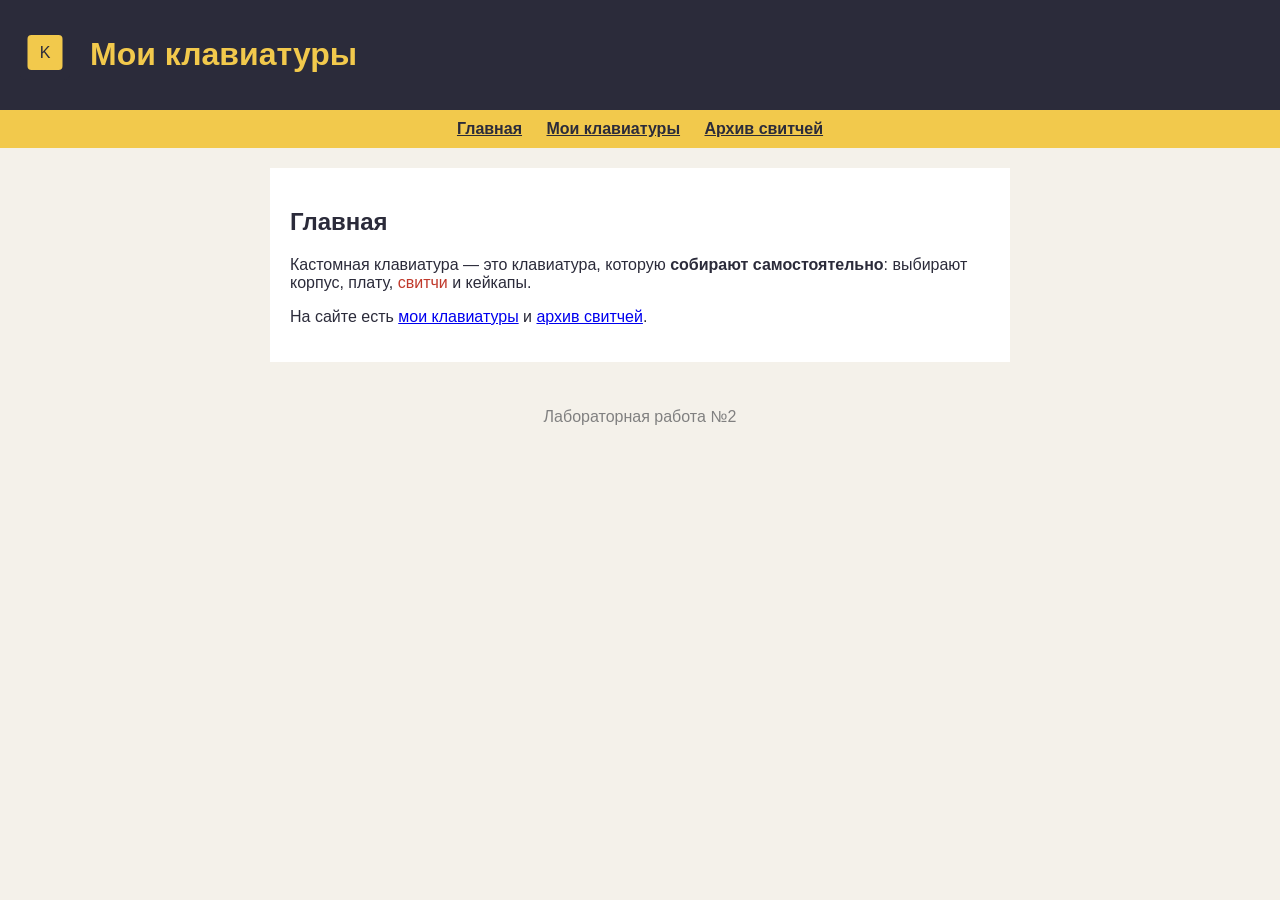
<file: lab2/index.html>
<!DOCTYPE html>
<html lang="ru">
<head>
    <meta charset="UTF-8">
    <title>Мои клавиатуры</title>
    <link rel="stylesheet" href="style.css">
</head>
<body>
    <div id="header">
        <img src="img/key.svg" alt="Логотип" class="logo">
        <h1>Мои клавиатуры</h1>
    </div>
    <div class="menu">
        <a href="index.html">Главная</a>
        <a href="keyboards.html">Мои клавиатуры</a>
        <a href="switches.html">Архив свитчей</a>
    </div>
    <div class="content">
        <h2>Главная</h2>
        <p>Кастомная клавиатура — это клавиатура, которую <b>собирают самостоятельно</b>: выбирают корпус, плату, <span class="accent">свитчи</span> и кейкапы.</p>
        <p>На сайте есть <a href="keyboards.html">мои клавиатуры</a> и <a href="switches.html">архив свитчей</a>.</p>
    </div>
    <div id="footer">
        <p>Лабораторная работа №2</p>
    </div>
</body>
</html>
</file>
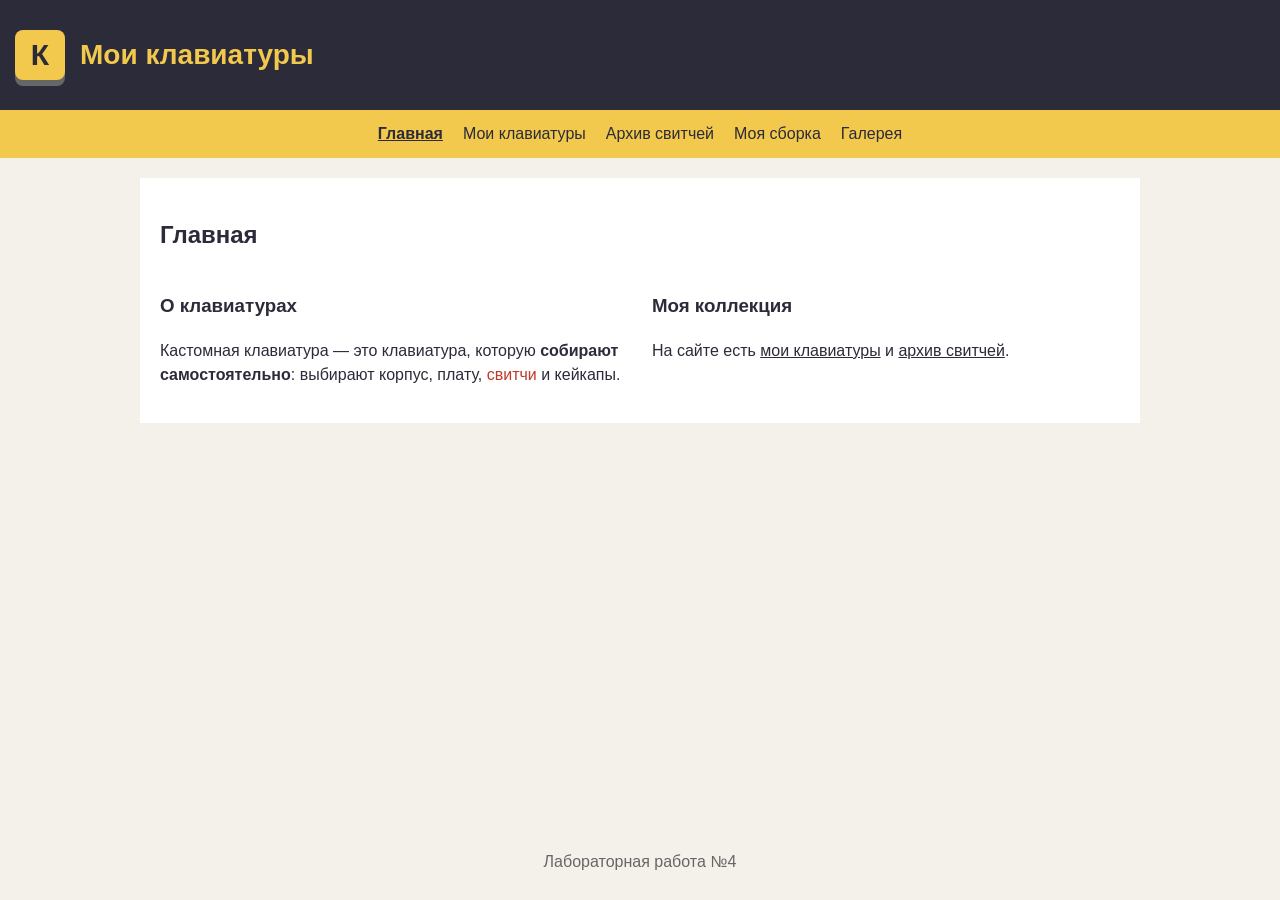
<file: lab4/index.html>
<!DOCTYPE html>
<html lang="ru">
<head>
    <meta charset="UTF-8">
    <meta name="viewport" content="width=device-width, initial-scale=1">
    <title>Мои клавиатуры</title>
    <link rel="stylesheet" href="style.css">
</head>
<body class="page page--flex">
    <div class="header">
        <span class="header__logo" aria-label="Логотип: клавиша К">К</span>
        <h1>Мои клавиатуры</h1>
    </div>
    <nav class="menu">
        <a class="menu__link menu__link--active" href="index.html">Главная</a>
        <a class="menu__link" href="keyboards.html">Мои клавиатуры</a>
        <a class="menu__link" href="switches.html">Архив свитчей</a>
        <a class="menu__link" href="form.html">Моя сборка</a>
        <a class="menu__link" href="gallery.html">Галерея</a>
    </nav>
    <div class="content">
        <h2>Главная</h2>
        <div class="intro">
        <section class="intro__item">
        <h3>О клавиатурах</h3>
        <p>Кастомная клавиатура — это клавиатура, которую <b>собирают самостоятельно</b>: выбирают корпус, плату, <span class="content__accent">свитчи</span> и кейкапы.</p>
        </section>
        <section class="intro__item">
        <h3>Моя коллекция</h3>
        <p>На сайте есть <a href="keyboards.html">мои клавиатуры</a> и <a href="switches.html">архив свитчей</a>.</p>
        </section>
        </div>
    </div>
    <div class="footer">
        <p>Лабораторная работа №4</p>
    </div>
</body>
</html>
</file>
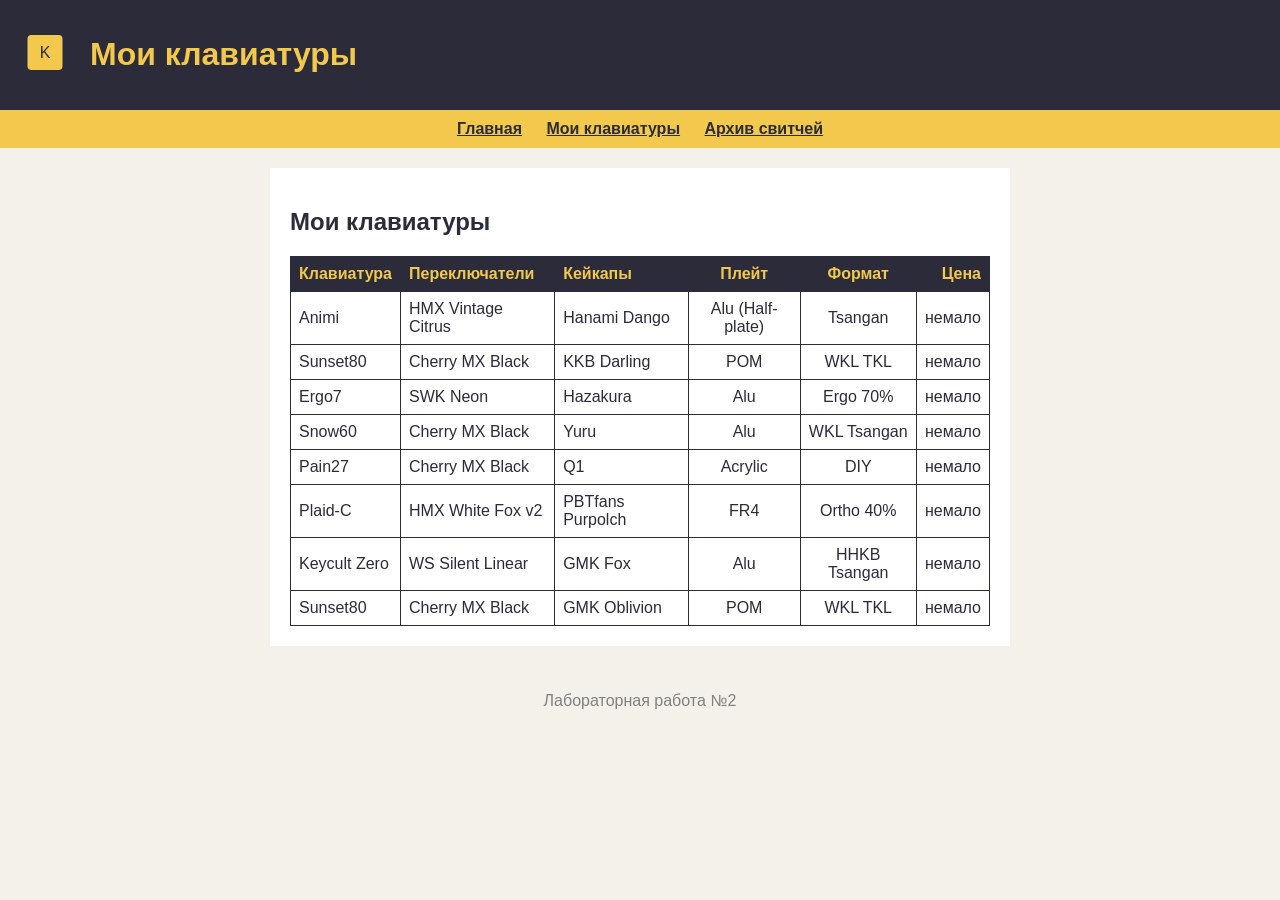
<file: lab2/keyboards.html>
<!DOCTYPE html>
<html lang="ru">
<head>
    <meta charset="UTF-8">
    <title>Мои клавиатуры</title>
    <link rel="stylesheet" href="style.css">
</head>
<body>
    <div id="header">
        <img src="img/key.svg" alt="Логотип" class="logo">
        <h1>Мои клавиатуры</h1>
    </div>
    <div class="menu">
        <a href="index.html">Главная</a>
        <a href="keyboards.html">Мои клавиатуры</a>
        <a href="switches.html">Архив свитчей</a>
    </div>
    <div class="content">
        <h2>Мои клавиатуры</h2>
        <table>
            <tr>
                <th class="left">Клавиатура</th>
                <th class="left">Переключатели</th>
                <th class="left">Кейкапы</th>
                <th class="center">Плейт</th>
                <th class="center">Формат</th>
                <th class="right">Цена</th>
            </tr>
            <tr>
                <td class="left">Animi</td>
                <td class="left">HMX Vintage Citrus</td>
                <td class="left">Hanami Dango</td>
                <td class="center">Alu (Half-plate)</td>
                <td class="center">Tsangan</td>
                <td class="right">немало</td>
            </tr>
            <tr>
                <td class="left">Sunset80</td>
                <td class="left">Cherry MX Black</td>
                <td class="left">KKB Darling</td>
                <td class="center">POM</td>
                <td class="center">WKL TKL</td>
                <td class="right">немало</td>
            </tr>
            <tr>
                <td class="left">Ergo7</td>
                <td class="left">SWK Neon</td>
                <td class="left">Hazakura</td>
                <td class="center">Alu</td>
                <td class="center">Ergo 70%</td>
                <td class="right">немало</td>
            </tr>
            <tr>
                <td class="left">Snow60</td>
                <td class="left">Cherry MX Black</td>
                <td class="left">Yuru</td>
                <td class="center">Alu</td>
                <td class="center">WKL Tsangan</td>
                <td class="right">немало</td>
            </tr>
            <tr>
                <td class="left">Pain27</td>
                <td class="left">Cherry MX Black</td>
                <td class="left">Q1</td>
                <td class="center">Acrylic</td>
                <td class="center">DIY</td>
                <td class="right">немало</td>
            </tr>
            <tr>
                <td class="left">Plaid-C</td>
                <td class="left">HMX White Fox v2</td>
                <td class="left">PBTfans Purpolch</td>
                <td class="center">FR4</td>
                <td class="center">Ortho 40%</td>
                <td class="right">немало</td>
            </tr>
            <tr>
                <td class="left">Keycult Zero</td>
                <td class="left">WS Silent Linear</td>
                <td class="left">GMK Fox</td>
                <td class="center">Alu</td>
                <td class="center">HHKB Tsangan</td>
                <td class="right">немало</td>
            </tr>
            <tr>
                <td class="left">Sunset80</td>
                <td class="left">Cherry MX Black</td>
                <td class="left">GMK Oblivion</td>
                <td class="center">POM</td>
                <td class="center">WKL TKL</td>
                <td class="right">немало</td>
            </tr>
        </table>
    </div>
    <div id="footer">
        <p>Лабораторная работа №2</p>
    </div>
</body>
</html>
</file>
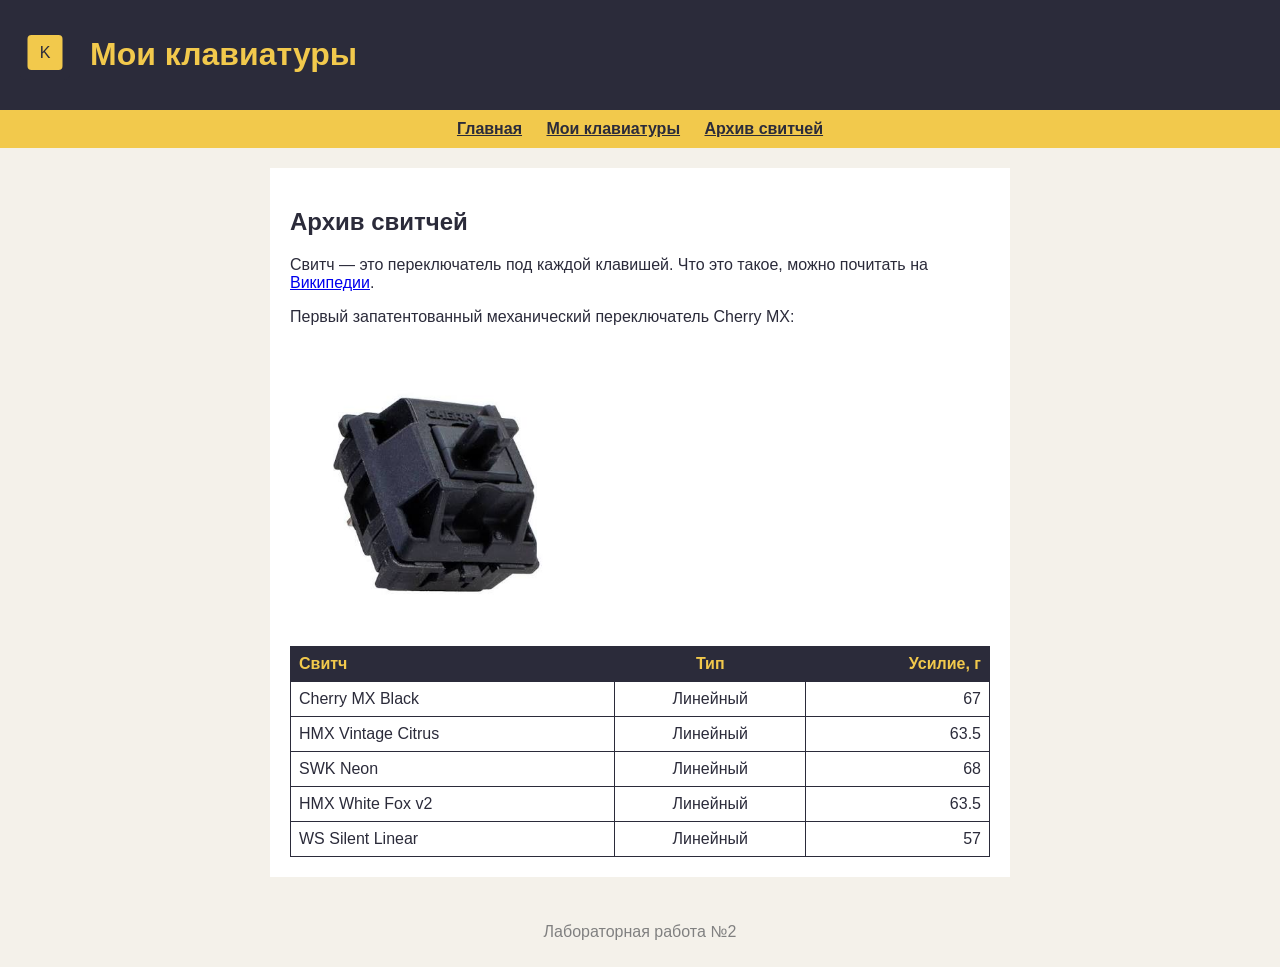
<file: lab2/switches.html>
<!DOCTYPE html>
<html lang="ru">
<head>
    <meta charset="UTF-8">
    <title>Мои клавиатуры</title>
    <link rel="stylesheet" href="style.css">
</head>
<body>
    <div id="header">
        <img src="img/key.svg" alt="Логотип" class="logo">
        <h1>Мои клавиатуры</h1>
    </div>
    <div class="menu">
        <a href="index.html">Главная</a>
        <a href="keyboards.html">Мои клавиатуры</a>
        <a href="switches.html">Архив свитчей</a>
    </div>
    <div class="content">
        <h2>Архив свитчей</h2>
        <p>Свитч — это переключатель под каждой клавишей. Что это такое, можно почитать на <a href="https://ru.wikipedia.org/wiki/Механическая_клавиатура">Википедии</a>.</p>
        <p>Первый запатентованный механический переключатель Cherry MX:</p>
        <img src="img/cherry.jpg" alt="Cherry MX" class="photo">
        <table>
            <tr>
                <th class="left">Свитч</th>
                <th class="center">Тип</th>
                <th class="right">Усилие, г</th>
            </tr>
            <tr>
                <td class="left">Cherry MX Black</td>
                <td class="center">Линейный</td>
                <td class="right">67</td>
            </tr>
            <tr>
                <td class="left">HMX Vintage Citrus</td>
                <td class="center">Линейный</td>
                <td class="right">63.5</td>
            </tr>
            <tr>
                <td class="left">SWK Neon</td>
                <td class="center">Линейный</td>
                <td class="right">68</td>
            </tr>
            <tr>
                <td class="left">HMX White Fox v2</td>
                <td class="center">Линейный</td>
                <td class="right">63.5</td>
            </tr>
            <tr>
                <td class="left">WS Silent Linear</td>
                <td class="center">Линейный</td>
                <td class="right">57</td>
            </tr>
        </table>
    </div>
    <div id="footer">
        <p>Лабораторная работа №2</p>
    </div>
</body>
</html>
</file>
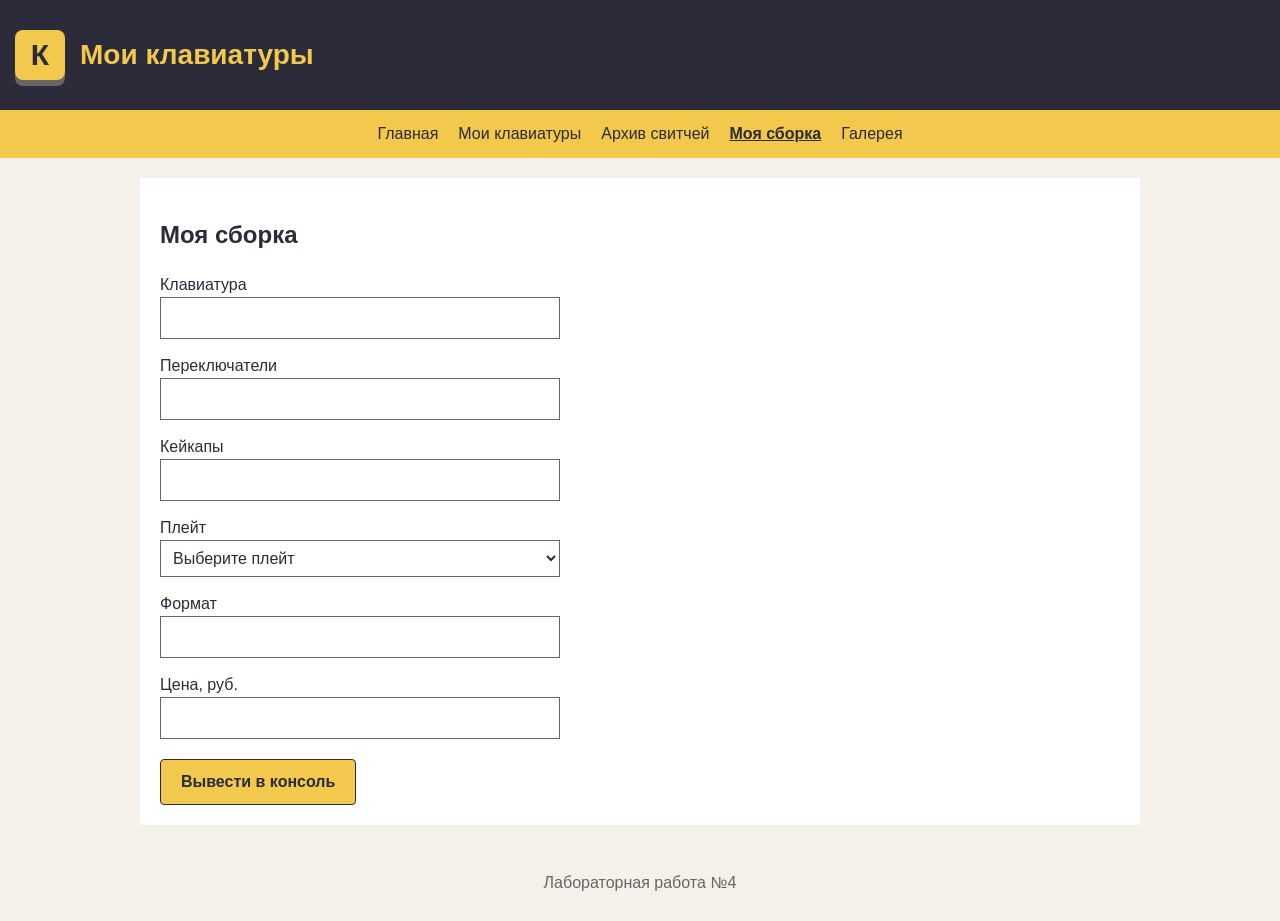
<file: lab4/form.html>
<!DOCTYPE html>
<html lang="ru">
<head>
    <meta charset="UTF-8">
    <meta name="viewport" content="width=device-width, initial-scale=1">
    <title>Мои клавиатуры</title>
    <link rel="stylesheet" href="style.css">
    <script src="script.js" defer></script>
</head>
<body class="page page--flex">
    <div class="header">
        <span class="header__logo" aria-label="Логотип: клавиша К">К</span>
        <h1>Мои клавиатуры</h1>
    </div>
    <nav class="menu">
        <a class="menu__link" href="index.html">Главная</a>
        <a class="menu__link" href="keyboards.html">Мои клавиатуры</a>
        <a class="menu__link" href="switches.html">Архив свитчей</a>
        <a class="menu__link menu__link--active" href="form.html">Моя сборка</a>
        <a class="menu__link" href="gallery.html">Галерея</a>
    </nav>
    <main class="content">
        <h2>Моя сборка</h2>
        <form class="form" id="keyboard-form">
            <label class="form__label" for="keyboard-name">Клавиатура</label>
            <input class="form__input" id="keyboard-name" name="keyboardName" type="text" required>

            <label class="form__label" for="switches">Переключатели</label>
            <input class="form__input" id="switches" name="switches" type="text" required>

            <label class="form__label" for="keycaps">Кейкапы</label>
            <input class="form__input" id="keycaps" name="keycaps" type="text" required>

            <label class="form__label" for="plate">Плейт</label>
            <select class="form__input" id="plate" name="plate" required>
                <option value="">Выберите плейт</option>
                <option>Alu</option>
                <option>Alu (Half-plate)</option>
                <option>POM</option>
                <option>Acrylic</option>
                <option>FR4</option>
                <option>Поликарбонат</option>
                <option>Без плейта</option>
            </select>

            <label class="form__label" for="format">Формат</label>
            <input class="form__input" id="format" name="format" type="text" required>

            <label class="form__label" for="price">Цена, руб.</label>
            <input class="form__input" id="price" name="price" type="number" min="0" step="1" required>

            <button class="form__button" type="submit">Вывести в консоль</button>
        </form>
    </main>
    <div class="footer">
        <p>Лабораторная работа №4</p>
    </div>
</body>
</html>
</file>
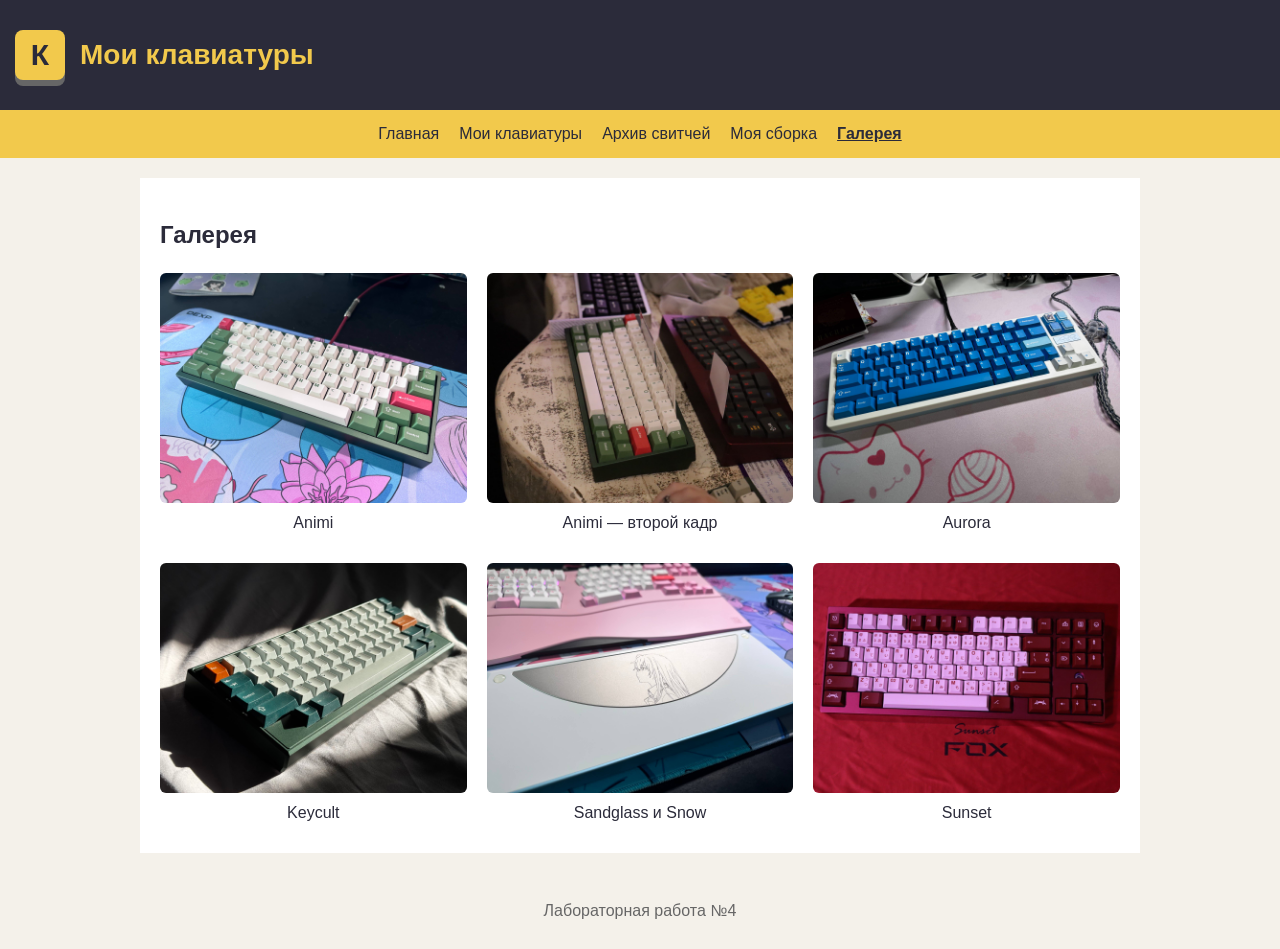
<file: lab4/gallery.html>
<!DOCTYPE html>
<html lang="ru">
<head>
    <meta charset="UTF-8">
    <meta name="viewport" content="width=device-width, initial-scale=1">
    <title>Мои клавиатуры</title>
    <link rel="stylesheet" href="style.css">
</head>
<body class="page page--flex">
    <div class="header">
        <span class="header__logo" aria-label="Логотип: клавиша К">К</span>
        <h1>Мои клавиатуры</h1>
    </div>
    <nav class="menu">
        <a class="menu__link" href="index.html">Главная</a>
        <a class="menu__link" href="keyboards.html">Мои клавиатуры</a>
        <a class="menu__link" href="switches.html">Архив свитчей</a>
        <a class="menu__link" href="form.html">Моя сборка</a>
        <a class="menu__link menu__link--active" href="gallery.html">Галерея</a>
    </nav>
    <main class="content content--gallery">
        <h2>Галерея</h2>
        <div class="gallery">
            <figure class="gallery__item">
                <div class="gallery__frame">
                    <img class="gallery__photo" src="img/animi.jpg" alt="Animi с зелёными и белыми клавишами" width="1280" height="960">
                </div>
                <figcaption class="gallery__caption">Animi</figcaption>
            </figure>
            <figure class="gallery__item">
                <div class="gallery__frame">
                    <img class="gallery__photo" src="img/animi2.jpg" alt="Animi рядом с другими клавиатурами" width="1280" height="960">
                </div>
                <figcaption class="gallery__caption">Animi — второй кадр</figcaption>
            </figure>
            <figure class="gallery__item">
                <div class="gallery__frame">
                    <img class="gallery__photo" src="img/aurora.jpg" alt="Белая Aurora с синими клавишами" width="1280" height="960">
                </div>
                <figcaption class="gallery__caption">Aurora</figcaption>
            </figure>
            <figure class="gallery__item">
                <div class="gallery__frame">
                    <img class="gallery__photo" src="img/keycult.jpg" alt="Зелёная Keycult с оранжевыми акцентами" width="1280" height="960">
                </div>
                <figcaption class="gallery__caption">Keycult</figcaption>
            </figure>
            <figure class="gallery__item">
                <div class="gallery__frame">
                    <img class="gallery__photo" src="img/sandglass_snow.jpg" alt="Розовая клавиатура и корпус с гравировкой" width="1280" height="960">
                </div>
                <figcaption class="gallery__caption">Sandglass и Snow</figcaption>
            </figure>
            <figure class="gallery__item">
                <div class="gallery__frame">
                    <img class="gallery__photo" src="img/sunset.jpg" alt="Sunset с бордовыми и светлыми клавишами" width="1280" height="960">
                </div>
                <figcaption class="gallery__caption">Sunset</figcaption>
            </figure>
        </div>
    </main>
    <div class="footer">
        <p>Лабораторная работа №4</p>
    </div>
</body>
</html>
</file>
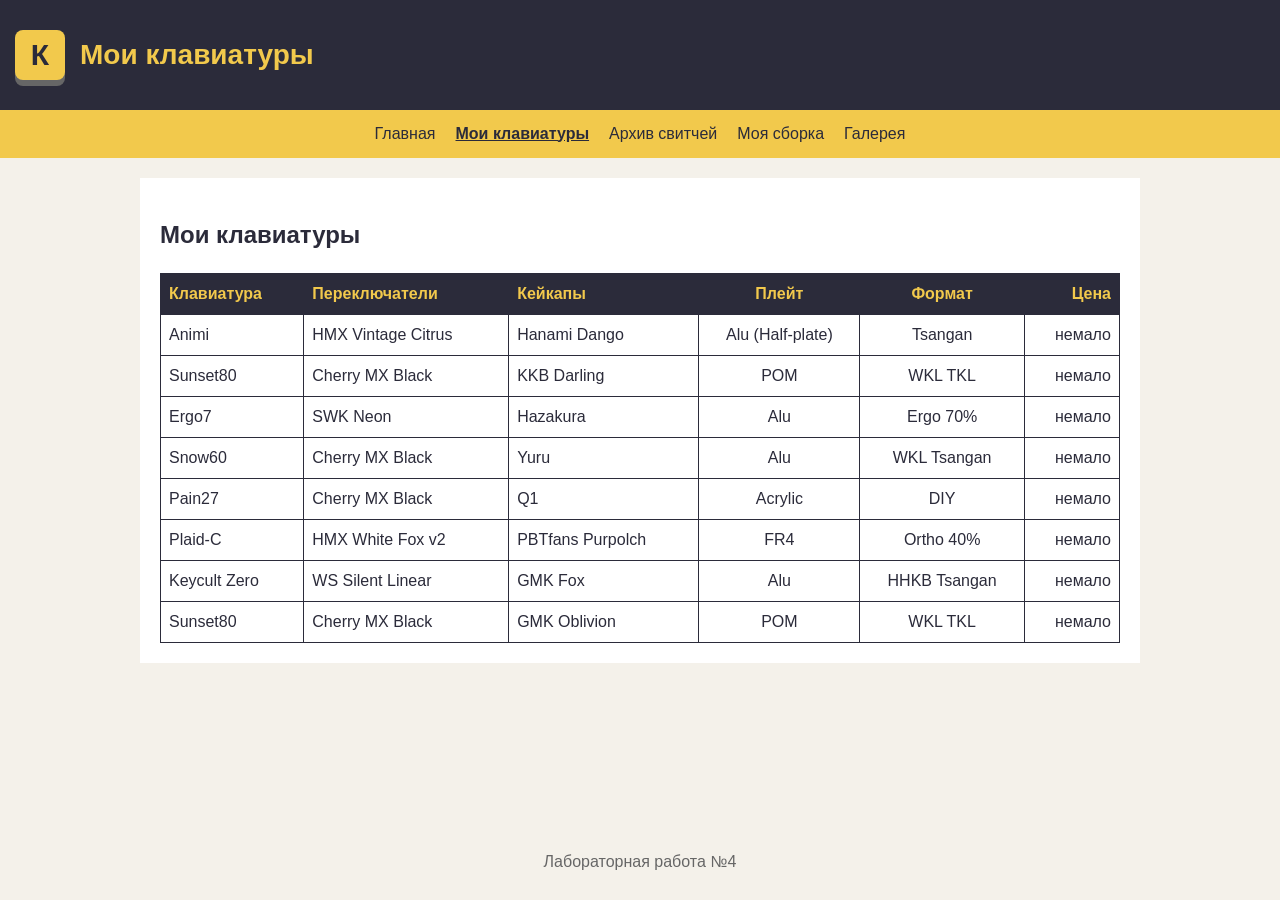
<file: lab4/keyboards.html>
<!DOCTYPE html>
<html lang="ru">
<head>
    <meta charset="UTF-8">
    <meta name="viewport" content="width=device-width, initial-scale=1">
    <title>Мои клавиатуры</title>
    <link rel="stylesheet" href="style.css">
</head>
<body class="page page--flex">
    <div class="header">
        <span class="header__logo" aria-label="Логотип: клавиша К">К</span>
        <h1>Мои клавиатуры</h1>
    </div>
    <nav class="menu">
        <a class="menu__link" href="index.html">Главная</a>
        <a class="menu__link menu__link--active" href="keyboards.html">Мои клавиатуры</a>
        <a class="menu__link" href="switches.html">Архив свитчей</a>
        <a class="menu__link" href="form.html">Моя сборка</a>
        <a class="menu__link" href="gallery.html">Галерея</a>
    </nav>
    <div class="content">
        <h2>Мои клавиатуры</h2>
        <div class="table-wrapper">
        <table class="table">
            <tr>
                <th class="table__cell table__cell--left">Клавиатура</th>
                <th class="table__cell table__cell--left">Переключатели</th>
                <th class="table__cell table__cell--left">Кейкапы</th>
                <th class="table__cell table__cell--center">Плейт</th>
                <th class="table__cell table__cell--center">Формат</th>
                <th class="table__cell table__cell--right">Цена</th>
            </tr>
            <tr>
                <td class="table__cell table__cell--left">Animi</td>
                <td class="table__cell table__cell--left">HMX Vintage Citrus</td>
                <td class="table__cell table__cell--left">Hanami Dango</td>
                <td class="table__cell table__cell--center">Alu (Half-plate)</td>
                <td class="table__cell table__cell--center">Tsangan</td>
                <td class="table__cell table__cell--right">немало</td>
            </tr>
            <tr>
                <td class="table__cell table__cell--left">Sunset80</td>
                <td class="table__cell table__cell--left">Cherry MX Black</td>
                <td class="table__cell table__cell--left">KKB Darling</td>
                <td class="table__cell table__cell--center">POM</td>
                <td class="table__cell table__cell--center">WKL TKL</td>
                <td class="table__cell table__cell--right">немало</td>
            </tr>
            <tr>
                <td class="table__cell table__cell--left">Ergo7</td>
                <td class="table__cell table__cell--left">SWK Neon</td>
                <td class="table__cell table__cell--left">Hazakura</td>
                <td class="table__cell table__cell--center">Alu</td>
                <td class="table__cell table__cell--center">Ergo 70%</td>
                <td class="table__cell table__cell--right">немало</td>
            </tr>
            <tr>
                <td class="table__cell table__cell--left">Snow60</td>
                <td class="table__cell table__cell--left">Cherry MX Black</td>
                <td class="table__cell table__cell--left">Yuru</td>
                <td class="table__cell table__cell--center">Alu</td>
                <td class="table__cell table__cell--center">WKL Tsangan</td>
                <td class="table__cell table__cell--right">немало</td>
            </tr>
            <tr>
                <td class="table__cell table__cell--left">Pain27</td>
                <td class="table__cell table__cell--left">Cherry MX Black</td>
                <td class="table__cell table__cell--left">Q1</td>
                <td class="table__cell table__cell--center">Acrylic</td>
                <td class="table__cell table__cell--center">DIY</td>
                <td class="table__cell table__cell--right">немало</td>
            </tr>
            <tr>
                <td class="table__cell table__cell--left">Plaid-C</td>
                <td class="table__cell table__cell--left">HMX White Fox v2</td>
                <td class="table__cell table__cell--left">PBTfans Purpolch</td>
                <td class="table__cell table__cell--center">FR4</td>
                <td class="table__cell table__cell--center">Ortho 40%</td>
                <td class="table__cell table__cell--right">немало</td>
            </tr>
            <tr>
                <td class="table__cell table__cell--left">Keycult Zero</td>
                <td class="table__cell table__cell--left">WS Silent Linear</td>
                <td class="table__cell table__cell--left">GMK Fox</td>
                <td class="table__cell table__cell--center">Alu</td>
                <td class="table__cell table__cell--center">HHKB Tsangan</td>
                <td class="table__cell table__cell--right">немало</td>
            </tr>
            <tr>
                <td class="table__cell table__cell--left">Sunset80</td>
                <td class="table__cell table__cell--left">Cherry MX Black</td>
                <td class="table__cell table__cell--left">GMK Oblivion</td>
                <td class="table__cell table__cell--center">POM</td>
                <td class="table__cell table__cell--center">WKL TKL</td>
                <td class="table__cell table__cell--right">немало</td>
            </tr>
        </table>
        </div>
    </div>
    <div class="footer">
        <p>Лабораторная работа №4</p>
    </div>
</body>
</html>
</file>
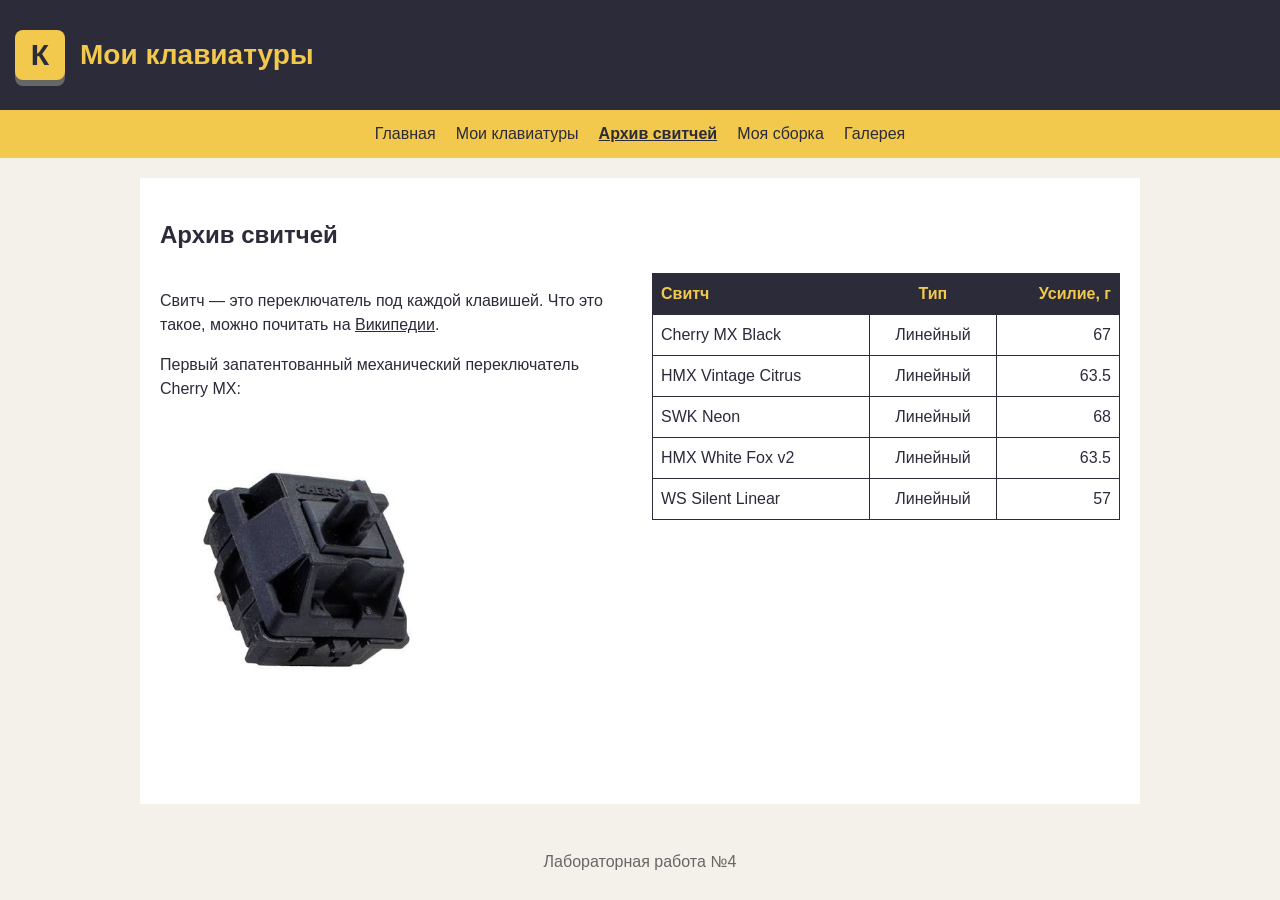
<file: lab4/switches.html>
<!DOCTYPE html>
<html lang="ru">
<head>
    <meta charset="UTF-8">
    <meta name="viewport" content="width=device-width, initial-scale=1">
    <title>Мои клавиатуры</title>
    <link rel="stylesheet" href="style.css">
</head>
<body class="page page--grid">
    <div class="header">
        <span class="header__logo" aria-label="Логотип: клавиша К">К</span>
        <h1>Мои клавиатуры</h1>
    </div>
    <nav class="menu">
        <a class="menu__link" href="index.html">Главная</a>
        <a class="menu__link" href="keyboards.html">Мои клавиатуры</a>
        <a class="menu__link menu__link--active" href="switches.html">Архив свитчей</a>
        <a class="menu__link" href="form.html">Моя сборка</a>
        <a class="menu__link" href="gallery.html">Галерея</a>
    </nav>
    <div class="content">
        <h2>Архив свитчей</h2>
        <div class="switches">
        <div class="switches__description">
        <p>Свитч — это переключатель под каждой клавишей. Что это такое, можно почитать на <a href="https://ru.wikipedia.org/wiki/Механическая_клавиатура">Википедии</a>.</p>
        <p>Первый запатентованный механический переключатель Cherry MX:</p>
        <img src="img/cherry.jpg" alt="Cherry MX" class="switches__photo">
        </div>
        <div class="table-wrapper">
        <table class="table">
            <tr>
                <th class="table__cell table__cell--left">Свитч</th>
                <th class="table__cell table__cell--center">Тип</th>
                <th class="table__cell table__cell--right">Усилие, г</th>
            </tr>
            <tr>
                <td class="table__cell table__cell--left">Cherry MX Black</td>
                <td class="table__cell table__cell--center">Линейный</td>
                <td class="table__cell table__cell--right">67</td>
            </tr>
            <tr>
                <td class="table__cell table__cell--left">HMX Vintage Citrus</td>
                <td class="table__cell table__cell--center">Линейный</td>
                <td class="table__cell table__cell--right">63.5</td>
            </tr>
            <tr>
                <td class="table__cell table__cell--left">SWK Neon</td>
                <td class="table__cell table__cell--center">Линейный</td>
                <td class="table__cell table__cell--right">68</td>
            </tr>
            <tr>
                <td class="table__cell table__cell--left">HMX White Fox v2</td>
                <td class="table__cell table__cell--center">Линейный</td>
                <td class="table__cell table__cell--right">63.5</td>
            </tr>
            <tr>
                <td class="table__cell table__cell--left">WS Silent Linear</td>
                <td class="table__cell table__cell--center">Линейный</td>
                <td class="table__cell table__cell--right">57</td>
            </tr>
        </table>
        </div>
        </div>
    </div>
    <div class="footer">
        <p>Лабораторная работа №4</p>
    </div>
</body>
</html>
</file>
<file: lab2/style.css>
/* селектор по тегу */
body {
    font-family: Arial, sans-serif;
    background-color: #f4f1ea;
    color: #2b2b3a;
    margin: 0;
}

/* селектор по id */
#header {
    background-color: #2b2b3a;
    color: #f2c94c;
    padding: 15px;
    display: flex;
    align-items: center;
}

.logo {
    width: 60px;
    margin-right: 15px;
}

/* селектор по классу */
.menu {
    background-color: #f2c94c;
    padding: 10px;
    text-align: center;
}

/* селектор потомка */
.menu a {
    color: #2b2b3a;
    margin: 0 10px;
    font-weight: bold;
}

.content {
    width: 700px;
    margin: 20px auto;
    background-color: white;
    padding: 20px;
}

.accent {
    color: #c0392b;
}

table {
    border-collapse: collapse;
    width: 100%;
}

th, td {
    border: 1px solid #2b2b3a;
    padding: 8px;
}

th {
    background-color: #2b2b3a;
    color: #f2c94c;
}

/* выравнивание в таблице */
.left {
    text-align: left;
}

.center {
    text-align: center;
}

.right {
    text-align: right;
}

#footer {
    text-align: center;
    color: gray;
    padding: 10px;
}

.photo {
    width: 300px;
}
</file>
<file: lab4/style.css>
/* Все цвета сайта задаются здесь. */
:root {
    --background: #f4f1ea;
    --surface: #ffffff;
    --text: #2b2b3a;
    --accent: #f2c94c;
    --highlight: #c0392b;
    --muted: #666666;
}

* { box-sizing: border-box; }

body {
    margin: 0;
    font-family: Arial, sans-serif;
    line-height: 1.5;
    background-color: var(--background);
    color: var(--text);
}

a { color: var(--text); }

/* Flexbox: шапка, меню, содержимое и подвал идут сверху вниз. */
.page--flex {
    display: flex;
    flex-direction: column;
    min-height: 100vh;
}

/* Grid: те же четыре области страницы свитчей. */
.page--grid {
    display: grid;
    grid-template-rows: auto auto 1fr auto;
    min-height: 100vh;
}

.header {
    display: flex;
    align-items: center;
    gap: 15px;
    padding: 15px;
    background-color: var(--text);
    color: var(--accent);
}

.header h1 { font-size: 28px; }

.header__logo {
    display: inline-block;
    flex-shrink: 0;
    width: 50px;
    height: 50px;
    text-align: center;
    line-height: 50px;
    font-size: 30px;
    font-weight: bold;
    border-radius: 8px;
    color: var(--text);
    background-color: var(--accent);
    box-shadow: 0 6px 0 var(--muted);
}

.menu {
    display: flex;
    justify-content: center;
    flex-wrap: wrap;
    gap: 20px;
    padding: 12px;
    background-color: var(--accent);
}

.menu__link { text-decoration: none; }
.menu__link--active { font-weight: bold; text-decoration: underline; }
.menu__link:hover { text-decoration: underline; }

.content {
    width: calc(100% - 32px);
    max-width: 1000px;
    margin: 20px auto;
    padding: 20px;
    background-color: var(--surface);
    min-width: 0;
    animation: page-appear 0.4s ease-out;
}

.content__accent { color: var(--highlight); }

/* Два блока главной страницы расположены с помощью Flexbox. */
.intro { display: flex; gap: 24px; }
.intro__item { flex: 1; }

/* Описание с картинкой и таблица свитчей — две колонки Grid. */
.switches {
    display: grid;
    grid-template-columns: 1fr 1fr;
    gap: 24px;
}

.switches__photo { width: 300px; max-width: 100%; }
.table-wrapper { overflow-x: auto; min-width: 0; }
.table { border-collapse: collapse; width: 100%; }
.table__cell { border: 1px solid var(--text); padding: 8px; }
.table th { background-color: var(--text); color: var(--accent); }
.table__cell--left { text-align: left; }
.table__cell--center { text-align: center; }
.table__cell--right { text-align: right; }

.form { max-width: 400px; }
.form__label { display: block; margin-top: 15px; }
.form__input {
    width: 100%;
    padding: 8px;
    font: inherit;
    color: var(--text);
    background-color: var(--surface);
    border: 1px solid var(--muted);
}

.form__button {
    display: block;
    margin-top: 20px;
    padding: 10px 20px;
    font: inherit;
    font-weight: bold;
    color: var(--text);
    background-color: var(--accent);
    border: 1px solid var(--text);
    border-radius: 4px;
    cursor: pointer;
}

.form__button:hover { background-color: var(--background); }
.footer { margin-top: auto; text-align: center; color: var(--muted); padding: 10px; }

@media (max-width: 700px) {
    .intro { flex-direction: column; }
    .switches { grid-template-columns: 1fr; }
}


/* При открытии страницы содержимое плавно появляется снизу. */
@keyframes page-appear {
    from { opacity: 0; transform: translateY(12px); }
    to { opacity: 1; transform: translateY(0); }
}

/* Сетка фотографий. Анимация отдельно у каждой карточки. */
.content--gallery { animation: none; }
.gallery {
    display: grid;
    grid-template-columns: repeat(3, 1fr);
    gap: 20px;
}

.gallery__item {
    margin: 0;
    min-width: 0;
    animation: page-appear 0.5s ease-out backwards;
}

/* backwards скрывает карточку на время её задержки. */
.gallery__item:nth-child(2) { animation-delay: 0.15s; }
.gallery__item:nth-child(3) { animation-delay: 0.3s; }
.gallery__item:nth-child(4) { animation-delay: 0.45s; }
.gallery__item:nth-child(5) { animation-delay: 0.6s; }
.gallery__item:nth-child(6) { animation-delay: 0.75s; }

.gallery__frame { overflow: hidden; border-radius: 6px; }
.gallery__photo {
    display: block;
    width: 100%;
    height: auto;
    transition: transform 0.3s ease;
}

.gallery__photo:hover { transform: scale(1.06); }
.gallery__caption { padding: 8px 0; text-align: center; }

@media (max-width: 900px) {
    .gallery { grid-template-columns: repeat(2, 1fr); }
}

@media (max-width: 550px) {
    .gallery { grid-template-columns: 1fr; }
}

@media (prefers-reduced-motion: reduce) {
    .content, .gallery__item { animation: none; }
    .gallery__photo { transition: none; }
    .gallery__photo:hover { transform: none; }
}
</file>
